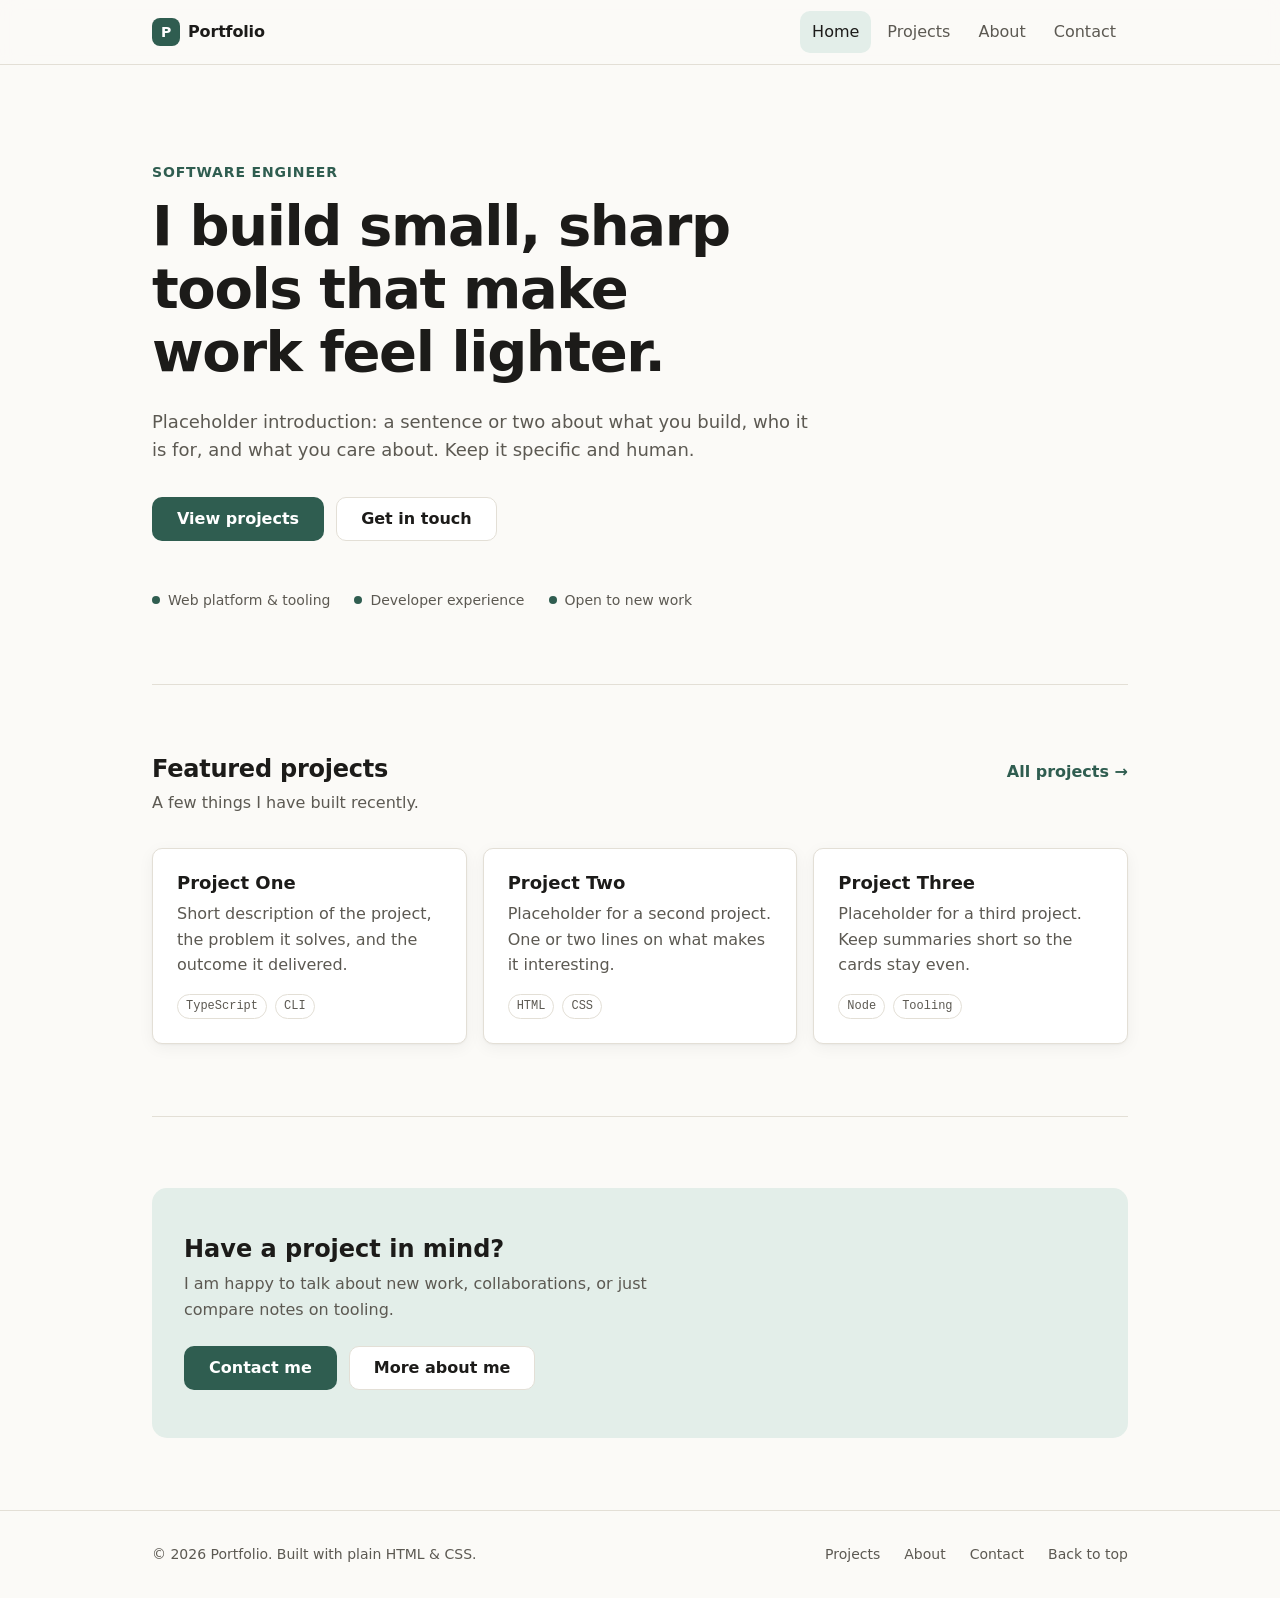
<file: index.html>
<!DOCTYPE html>
<html lang="en">
<head>
  <meta charset="utf-8">
  <meta name="viewport" content="width=device-width, initial-scale=1">
  <title>Portfolio — Software engineer</title>
  <meta name="description" content="Portfolio of a software engineer who builds small, sharp tools for the web. Selected projects, background and contact.">
  <meta name="color-scheme" content="light dark">
  <meta name="theme-color" content="#fbfaf7" media="(prefers-color-scheme: light)">
  <meta name="theme-color" content="#131311" media="(prefers-color-scheme: dark)">
  <meta property="og:type" content="website">
  <meta property="og:title" content="Portfolio — Software engineer">
  <meta property="og:description" content="Selected projects, background and contact.">
  <link rel="icon" href="data:image/svg+xml,%3Csvg xmlns='http://www.w3.org/2000/svg' viewBox='0 0 32 32'%3E%3Crect width='32' height='32' rx='8' fill='%232f5d50'/%3E%3Ctext x='16' y='22' font-family='system-ui,sans-serif' font-size='16' font-weight='700' fill='white' text-anchor='middle'%3EP%3C/text%3E%3C/svg%3E">
  <link rel="stylesheet" href="css/tokens.css">
  <link rel="stylesheet" href="styles.css">
</head>
<body>
  <a class="skip-link" href="#main">Skip to content</a>

  <header class="site-header">
    <div class="wrap">
      <a class="brand" href="index.html" aria-label="Portfolio home">
        <span class="brand-mark" aria-hidden="true">P</span>
        <span>Portfolio</span>
      </a>
      <nav class="site-nav" aria-label="Main">
        <ul>
          <li><a href="index.html" aria-current="page">Home</a></li>
          <li><a href="projects.html">Projects</a></li>
          <li><a href="about.html">About</a></li>
          <li><a href="contact.html">Contact</a></li>
        </ul>
      </nav>
    </div>
  </header>

  <main id="main" tabindex="-1">
    <section class="hero wrap" aria-labelledby="hero-title">
      <p class="eyebrow">Software engineer</p>
      <h1 id="hero-title">I build small, sharp tools that make work feel lighter.</h1>
      <p class="lede">Placeholder introduction: a sentence or two about what you build, who it is for, and what you care about. Keep it specific and human.</p>
      <div class="actions">
        <a class="button button-primary" href="projects.html">View projects</a>
        <a class="button button-secondary" href="contact.html">Get in touch</a>
      </div>
      <ul class="highlights" aria-label="Highlights">
        <li>Web platform &amp; tooling</li>
        <li>Developer experience</li>
        <li>Open to new work</li>
      </ul>
    </section>

    <section class="section wrap" aria-labelledby="featured-title">
      <div class="section-head">
        <div>
          <h2 id="featured-title">Featured projects</h2>
          <p>A few things I have built recently.</p>
        </div>
        <a class="more-link" href="projects.html">All projects <span aria-hidden="true">&rarr;</span></a>
      </div>

      <!-- Teaser only: the full showcase (data, filters) lives on projects.html, owned by lane 2. -->
      <ul class="project-list">
        <li>
          <article class="project-card">
            <h3><a href="projects.html">Project One</a></h3>
            <p>Short description of the project, the problem it solves, and the outcome it delivered.</p>
            <ul class="tags" aria-label="Technologies">
              <li>TypeScript</li>
              <li>CLI</li>
            </ul>
          </article>
        </li>
        <li>
          <article class="project-card">
            <h3><a href="projects.html">Project Two</a></h3>
            <p>Placeholder for a second project. One or two lines on what makes it interesting.</p>
            <ul class="tags" aria-label="Technologies">
              <li>HTML</li>
              <li>CSS</li>
            </ul>
          </article>
        </li>
        <li>
          <article class="project-card">
            <h3><a href="projects.html">Project Three</a></h3>
            <p>Placeholder for a third project. Keep summaries short so the cards stay even.</p>
            <ul class="tags" aria-label="Technologies">
              <li>Node</li>
              <li>Tooling</li>
            </ul>
          </article>
        </li>
      </ul>
    </section>

    <section class="section wrap" aria-labelledby="cta-title">
      <div class="cta">
        <h2 id="cta-title">Have a project in mind?</h2>
        <p>I am happy to talk about new work, collaborations, or just compare notes on tooling.</p>
        <div class="actions">
          <a class="button button-primary" href="contact.html">Contact me</a>
          <a class="button button-secondary" href="about.html">More about me</a>
        </div>
      </div>
    </section>
  </main>

  <footer class="site-footer">
    <div class="wrap">
      <p>&copy; <span>2026</span> Portfolio. Built with plain HTML &amp; CSS.</p>
      <nav class="footer-nav" aria-label="Footer">
        <ul>
          <li><a href="projects.html">Projects</a></li>
          <li><a href="about.html">About</a></li>
          <li><a href="contact.html">Contact</a></li>
          <li><a href="#main">Back to top</a></li>
        </ul>
      </nav>
    </div>
  </footer>
</body>
</html>
</file>
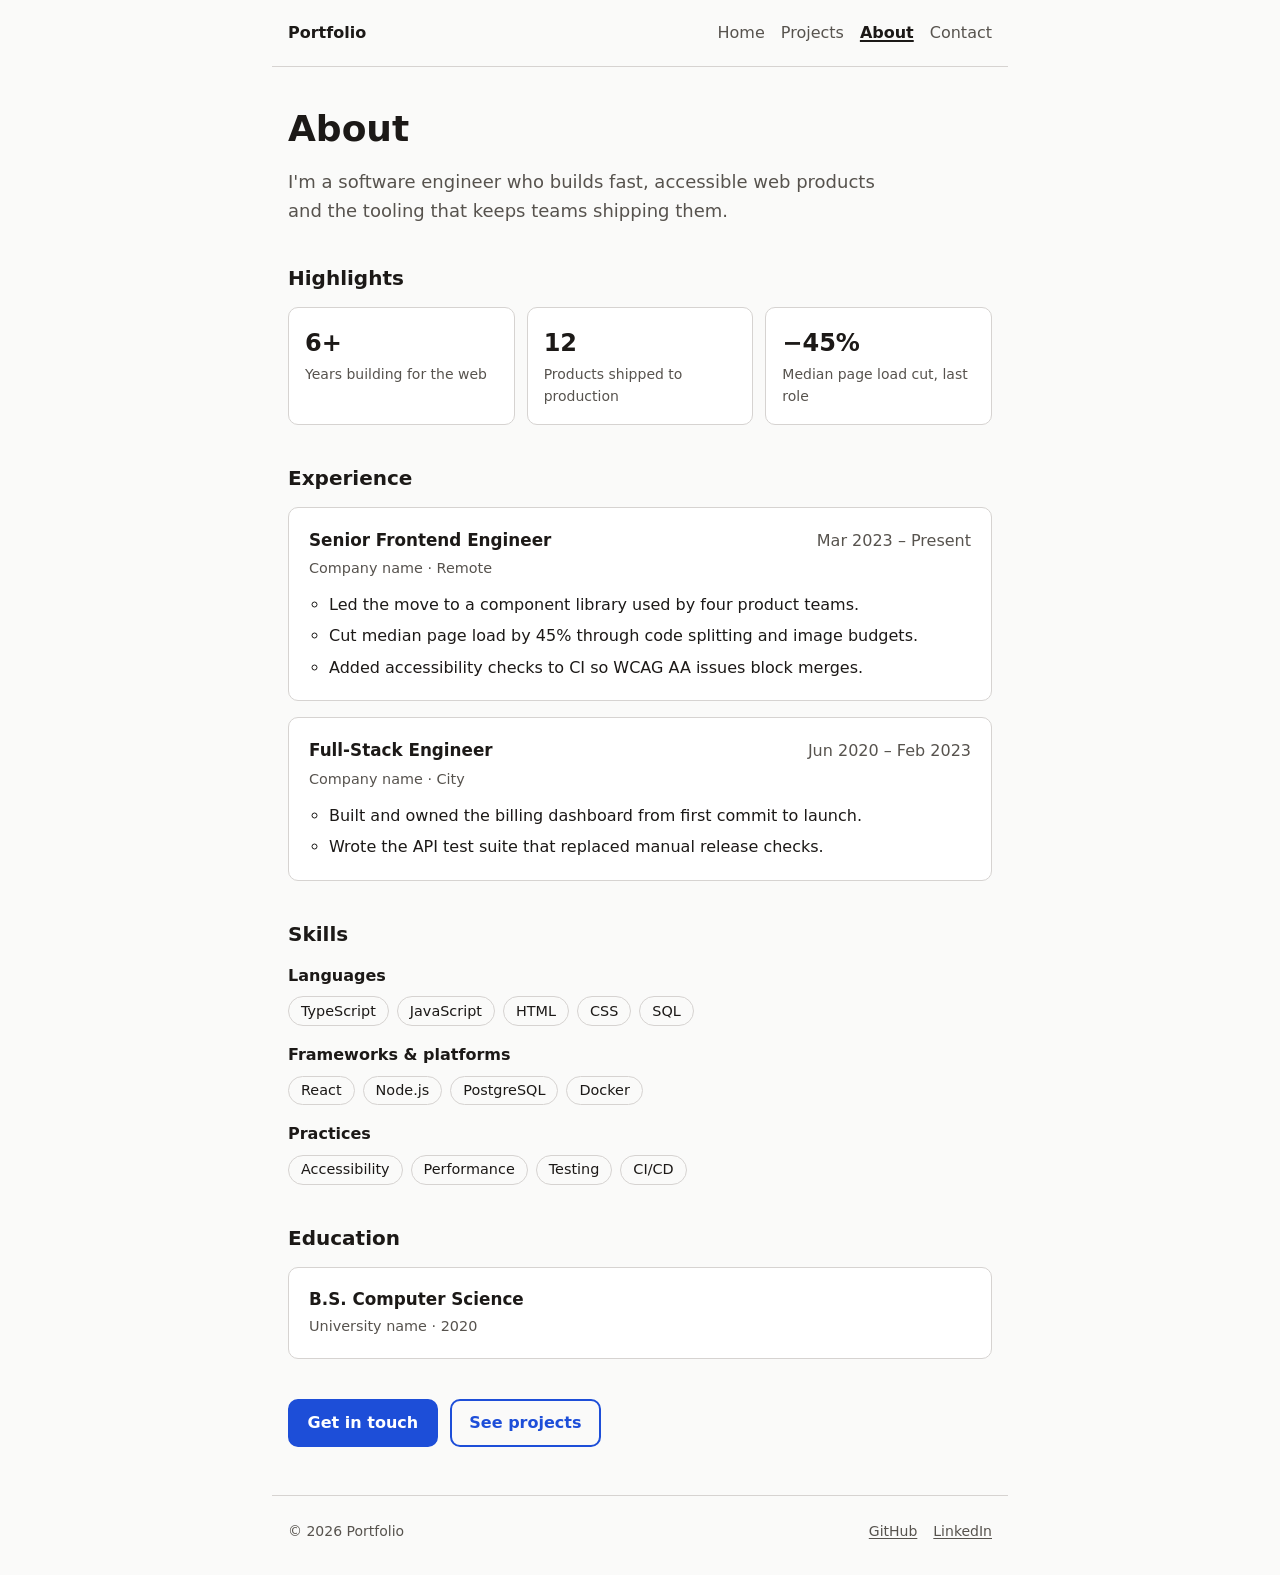
<file: about.html>
<!DOCTYPE html>
<html lang="en">
<head>
  <meta charset="utf-8">
  <meta name="viewport" content="width=device-width, initial-scale=1">
  <title>About · Portfolio</title>
  <meta name="description" content="Background, experience highlights, and skills.">
  <link rel="stylesheet" href="css/pages.css">
</head>
<body>
  <a class="skip-link" href="#main">Skip to content</a>

  <header class="site-header">
    <a class="brand" href="index.html">Portfolio</a>
    <nav class="site-nav" aria-label="Main">
      <ul>
        <li><a href="index.html">Home</a></li>
        <li><a href="projects.html">Projects</a></li>
        <li><a href="about.html" aria-current="page">About</a></li>
        <li><a href="contact.html">Contact</a></li>
      </ul>
    </nav>
  </header>

  <main id="main" tabindex="-1">
    <h1>About</h1>
    <p class="lead">I'm a software engineer who builds fast, accessible web products and the tooling that keeps teams shipping them.</p>

    <section aria-labelledby="highlights-heading">
      <h2 id="highlights-heading">Highlights</h2>
      <dl class="stats">
        <div><dt>Years building for the web</dt><dd>6+</dd></div>
        <div><dt>Products shipped to production</dt><dd>12</dd></div>
        <div><dt>Median page load cut, last role</dt><dd>&minus;45%</dd></div>
      </dl>
    </section>

    <section aria-labelledby="experience-heading">
      <h2 id="experience-heading">Experience</h2>
      <ol class="timeline">
        <li>
          <article class="card role" aria-labelledby="role-1">
            <div class="role-header">
              <h3 id="role-1">Senior Frontend Engineer</h3>
              <span class="muted"><time datetime="2023-03">Mar 2023</time> – Present</span>
            </div>
            <p class="role-meta">Company name · Remote</p>
            <ul>
              <li>Led the move to a component library used by four product teams.</li>
              <li>Cut median page load by 45% through code splitting and image budgets.</li>
              <li>Added accessibility checks to CI so WCAG AA issues block merges.</li>
            </ul>
          </article>
        </li>
        <li>
          <article class="card role" aria-labelledby="role-2">
            <div class="role-header">
              <h3 id="role-2">Full-Stack Engineer</h3>
              <span class="muted"><time datetime="2020-06">Jun 2020</time> – <time datetime="2023-02">Feb 2023</time></span>
            </div>
            <p class="role-meta">Company name · City</p>
            <ul>
              <li>Built and owned the billing dashboard from first commit to launch.</li>
              <li>Wrote the API test suite that replaced manual release checks.</li>
            </ul>
          </article>
        </li>
      </ol>
    </section>

    <section aria-labelledby="skills-heading">
      <h2 id="skills-heading">Skills</h2>
      <dl class="skill-groups">
        <div>
          <dt>Languages</dt>
          <dd><ul class="tag-list"><li>TypeScript</li><li>JavaScript</li><li>HTML</li><li>CSS</li><li>SQL</li></ul></dd>
        </div>
        <div>
          <dt>Frameworks &amp; platforms</dt>
          <dd><ul class="tag-list"><li>React</li><li>Node.js</li><li>PostgreSQL</li><li>Docker</li></ul></dd>
        </div>
        <div>
          <dt>Practices</dt>
          <dd><ul class="tag-list"><li>Accessibility</li><li>Performance</li><li>Testing</li><li>CI/CD</li></ul></dd>
        </div>
      </dl>
    </section>

    <section aria-labelledby="education-heading">
      <h2 id="education-heading">Education</h2>
      <div class="card">
        <h3>B.S. Computer Science</h3>
        <p class="role-meta">University name · <time datetime="2020">2020</time></p>
      </div>
    </section>

    <div class="actions">
      <a class="button" href="contact.html">Get in touch</a>
      <a class="button button-secondary" href="projects.html">See projects</a>
    </div>
  </main>

  <footer class="site-footer">
    <p>&copy; 2026 Portfolio</p>
    <ul>
      <li><a href="https://github.com/your-handle" rel="me">GitHub</a></li>
      <li><a href="https://www.linkedin.com/in/your-handle" rel="me">LinkedIn</a></li>
    </ul>
  </footer>
</body>
</html>
</file>
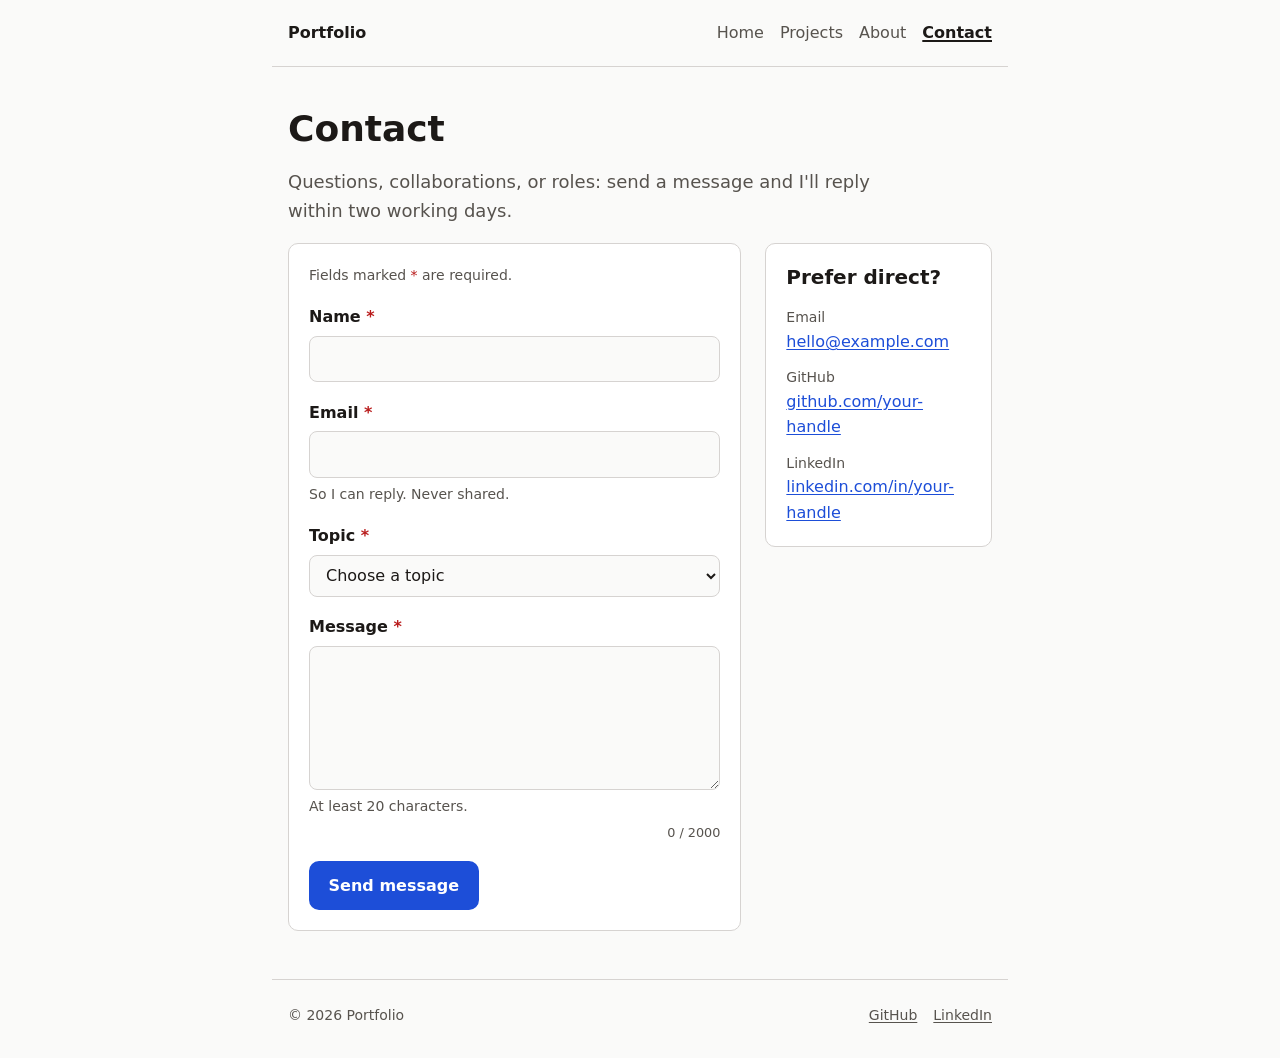
<file: contact.html>
<!DOCTYPE html>
<html lang="en">
<head>
  <meta charset="utf-8">
  <meta name="viewport" content="width=device-width, initial-scale=1">
  <title>Contact · Portfolio</title>
  <meta name="description" content="Send a message about work, collaborations, or questions.">
  <link rel="stylesheet" href="css/pages.css">
  <script src="js/contact-form.js" defer></script>
</head>
<body>
  <a class="skip-link" href="#main">Skip to content</a>

  <header class="site-header">
    <a class="brand" href="index.html">Portfolio</a>
    <nav class="site-nav" aria-label="Main">
      <ul>
        <li><a href="index.html">Home</a></li>
        <li><a href="projects.html">Projects</a></li>
        <li><a href="about.html">About</a></li>
        <li><a href="contact.html" aria-current="page">Contact</a></li>
      </ul>
    </nav>
  </header>

  <main id="main" tabindex="-1">
    <h1>Contact</h1>
    <p class="lead">Questions, collaborations, or roles: send a message and I'll reply within two working days.</p>

    <div class="contact-grid">
      <section aria-labelledby="form-heading">
        <h2 id="form-heading" class="visually-hidden">Message form</h2>

        <div id="form-errors" class="alert alert-error" tabindex="-1" hidden>
          <h3 id="form-errors-heading">Please fix the following:</h3>
          <ul aria-labelledby="form-errors-heading"></ul>
        </div>
        <div id="form-status" role="status"></div>

        <form id="contact-form" class="form card" action="mailto:hello@example.com" method="post" enctype="text/plain" novalidate>
          <p class="hint">Fields marked <span class="required-mark" aria-hidden="true">*</span><span class="visually-hidden">with an asterisk</span> are required.</p>

          <div class="field">
            <label for="name">Name <span class="required-mark" aria-hidden="true">*</span></label>
            <input id="name" name="name" type="text" autocomplete="name" required maxlength="100" aria-describedby="name-error">
            <p id="name-error" class="error"></p>
          </div>

          <div class="field">
            <label for="email">Email <span class="required-mark" aria-hidden="true">*</span></label>
            <input id="email" name="email" type="email" autocomplete="email" required maxlength="254" aria-describedby="email-hint email-error">
            <p id="email-hint" class="hint">So I can reply. Never shared.</p>
            <p id="email-error" class="error"></p>
          </div>

          <div class="field">
            <label for="topic">Topic <span class="required-mark" aria-hidden="true">*</span></label>
            <select id="topic" name="topic" required aria-describedby="topic-error">
              <option value="">Choose a topic</option>
              <option value="role">Job opportunity</option>
              <option value="project">Freelance project</option>
              <option value="collab">Collaboration</option>
              <option value="other">Something else</option>
            </select>
            <p id="topic-error" class="error"></p>
          </div>

          <div class="field">
            <label for="message">Message <span class="required-mark" aria-hidden="true">*</span></label>
            <textarea id="message" name="message" required minlength="20" maxlength="2000" aria-describedby="message-hint message-error"></textarea>
            <p id="message-hint" class="hint">At least 20 characters.</p>
            <p id="message-counter" class="counter" aria-hidden="true">0 / 2000</p>
            <p id="message-error" class="error"></p>
          </div>

          <div class="hp-field" aria-hidden="true">
            <label for="website">Leave this field empty</label>
            <input id="website" name="website" type="text" tabindex="-1" autocomplete="off">
          </div>

          <div>
            <button class="button" type="submit">Send message</button>
          </div>
        </form>
      </section>

      <aside class="card" aria-labelledby="direct-heading">
        <h2 id="direct-heading">Prefer direct?</h2>
        <ul class="contact-list">
          <li><span>Email</span><a href="mailto:hello@example.com">hello@example.com</a></li>
          <li><span>GitHub</span><a href="https://github.com/your-handle" rel="me">github.com/your-handle</a></li>
          <li><span>LinkedIn</span><a href="https://www.linkedin.com/in/your-handle" rel="me">linkedin.com/in/your-handle</a></li>
        </ul>
      </aside>
    </div>
  </main>

  <footer class="site-footer">
    <p>&copy; 2026 Portfolio</p>
    <ul>
      <li><a href="https://github.com/your-handle" rel="me">GitHub</a></li>
      <li><a href="https://www.linkedin.com/in/your-handle" rel="me">LinkedIn</a></li>
    </ul>
  </footer>
</body>
</html>
</file>
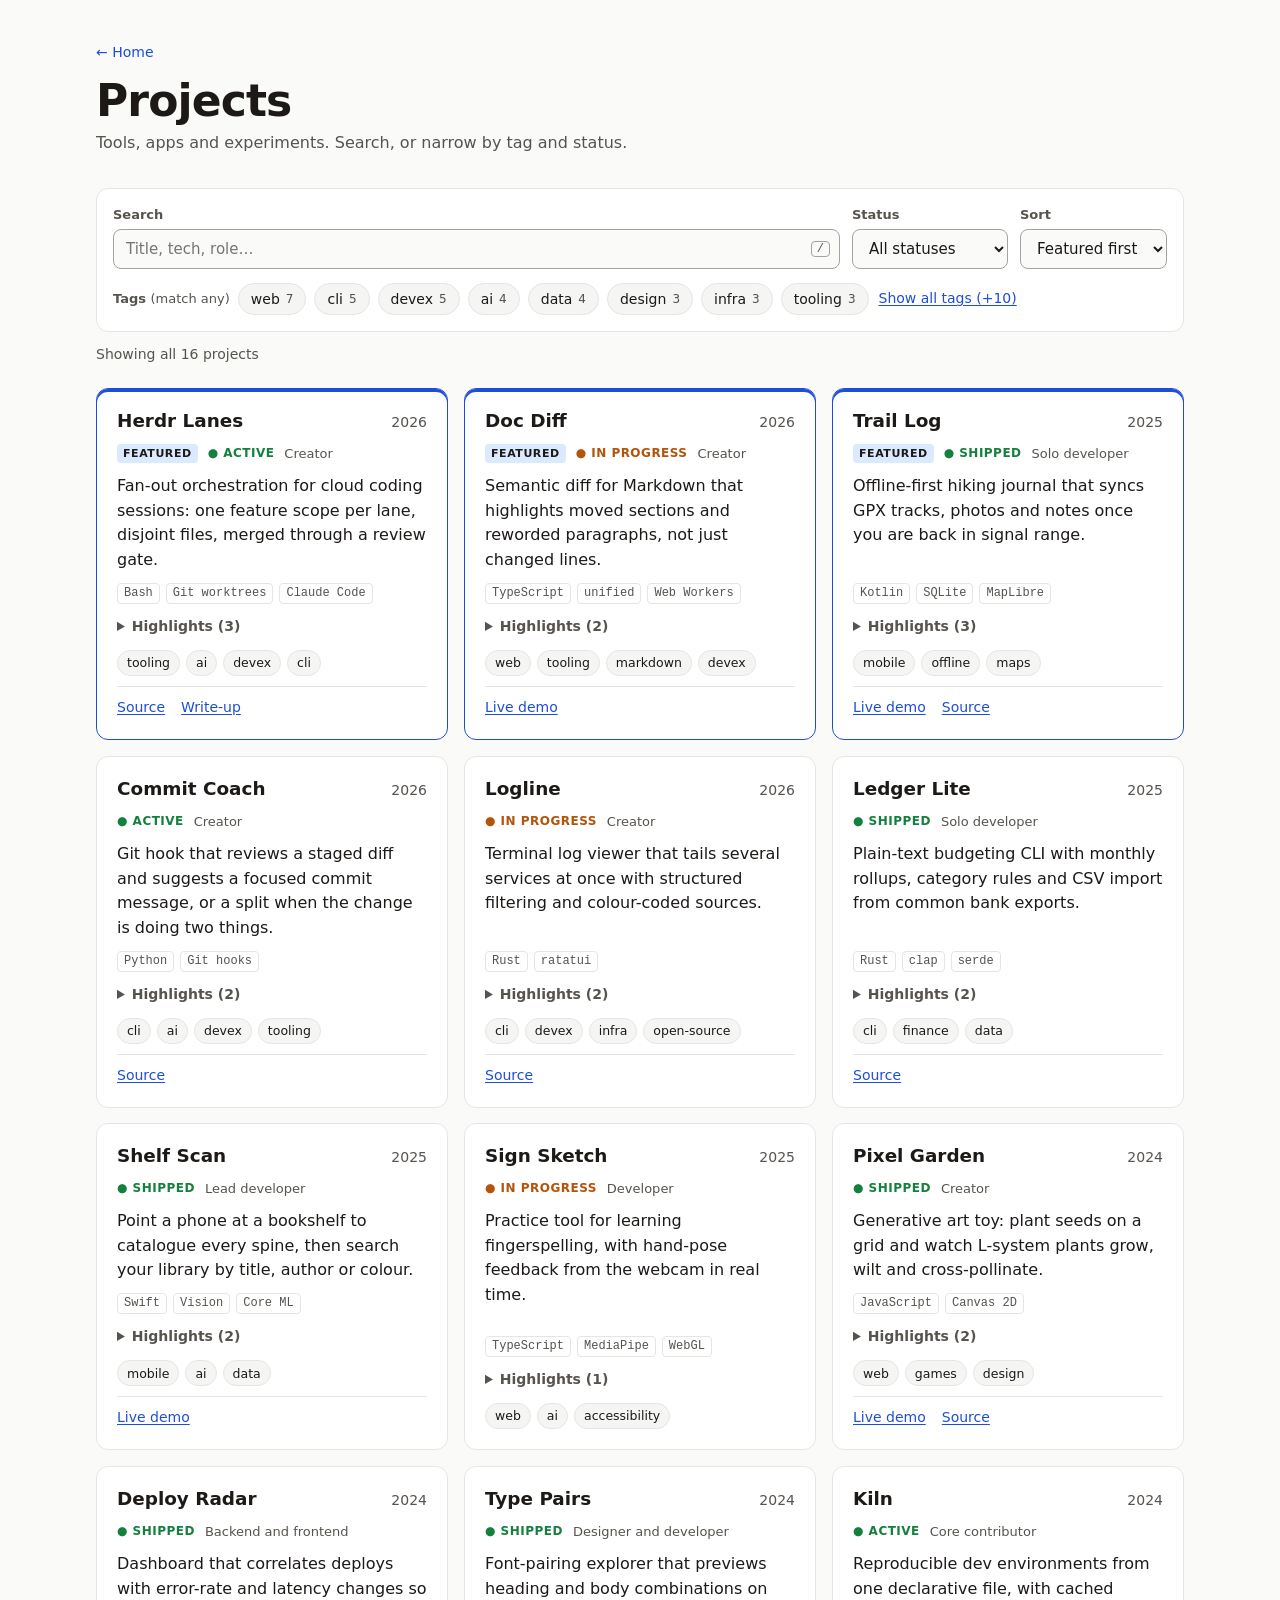
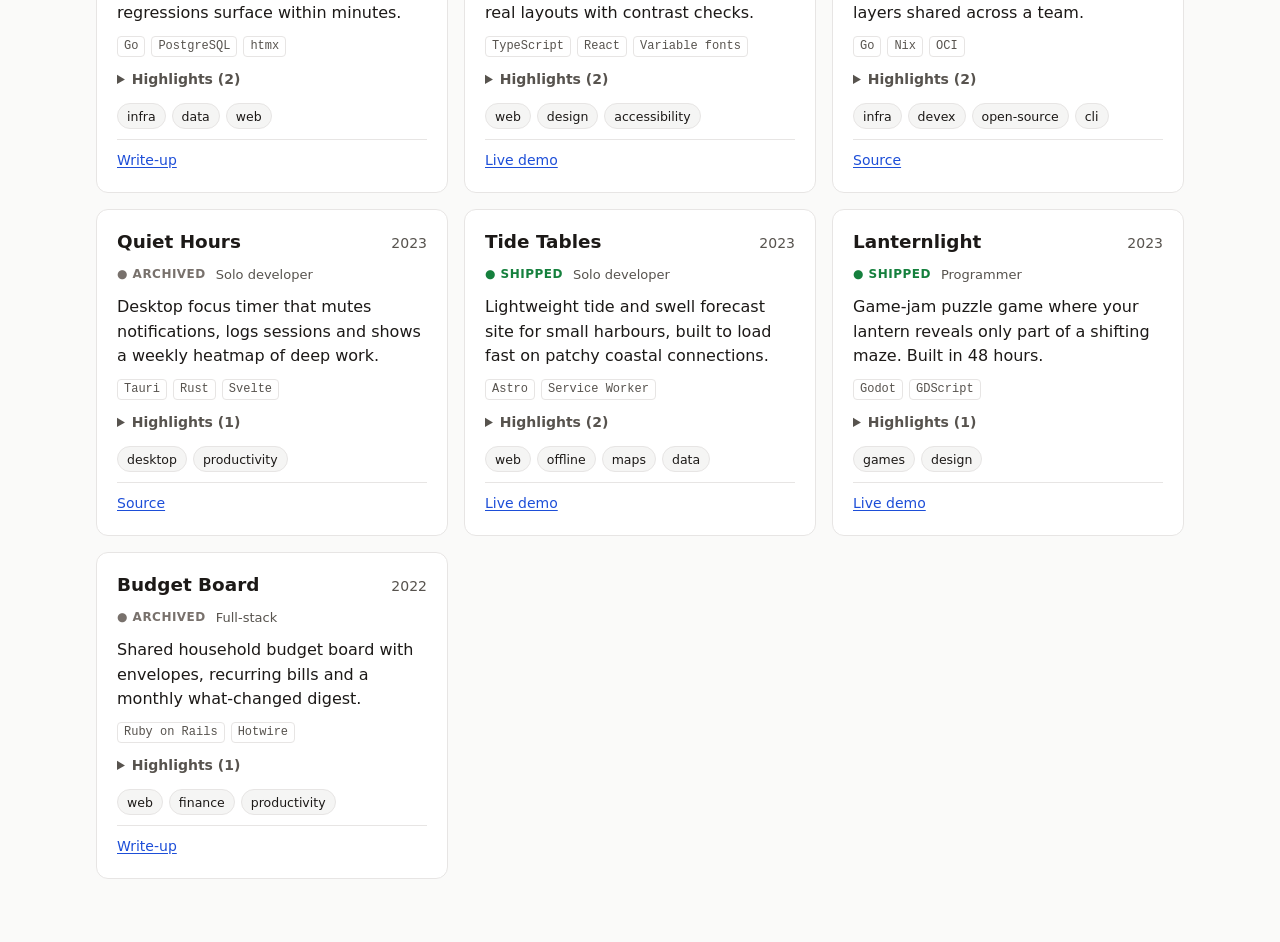
<file: projects.html>
<!doctype html>
<html lang="en">
<head>
  <meta charset="utf-8">
  <meta name="viewport" content="width=device-width, initial-scale=1">
  <title>Projects</title>
  <meta name="description" content="Selected projects: tools, apps and experiments, searchable and filterable by tag.">
  <meta name="color-scheme" content="light dark">
  <link rel="preload" href="data/projects.json" as="fetch" crossorigin="anonymous">
  <link rel="stylesheet" href="assets/projects/projects.css">
</head>
<body>
  <a class="pj-skip" href="#pj-grid">Skip to project list</a>

  <header class="pj-header">
    <a class="pj-back" href="index.html">&larr; Home</a>
    <h1>Projects</h1>
    <p class="pj-lede">Tools, apps and experiments. Search, or narrow by tag and status.</p>
  </header>

  <main class="pj-main">
    <section class="pj-controls" id="pj-controls" aria-label="Filter projects" hidden>
      <div class="pj-row">
        <div class="pj-field pj-field-search">
          <label for="pj-q">Search</label>
          <div class="pj-search">
            <input type="search" id="pj-q" placeholder="Title, tech, role…" autocomplete="off"
                   spellcheck="false" maxlength="100" aria-describedby="pj-q-hint">
            <kbd class="pj-kbd" aria-hidden="true">/</kbd>
          </div>
          <span id="pj-q-hint" class="pj-sr">Press slash to focus search, Escape to clear.</span>
        </div>
        <div class="pj-field">
          <label for="pj-status">Status</label>
          <select id="pj-status"><option value="">All statuses</option></select>
        </div>
        <div class="pj-field">
          <label for="pj-sort">Sort</label>
          <select id="pj-sort">
            <option value="featured">Featured first</option>
            <option value="newest">Newest</option>
            <option value="oldest">Oldest</option>
            <option value="title">A–Z</option>
          </select>
        </div>
      </div>
      <div class="pj-tags">
        <span class="pj-tags-label" id="pj-tags-label">Tags <span class="pj-hint">(match any)</span></span>
        <div class="pj-tag-list" id="pj-tag-list" role="group" aria-labelledby="pj-tags-label"></div>
        <button type="button" class="pj-link-btn" id="pj-tag-more" aria-controls="pj-tag-list" aria-expanded="false" hidden></button>
      </div>
    </section>

    <div class="pj-statusbar">
      <p class="pj-count" id="pj-count" role="status" aria-live="polite" aria-atomic="true">Loading projects…</p>
      <button type="button" class="pj-link-btn" id="pj-clear" hidden>Clear filters</button>
    </div>

    <ul class="pj-grid" id="pj-grid" aria-busy="true" aria-label="Projects" tabindex="-1"></ul>

    <div class="pj-empty" id="pj-empty" hidden>
      <h2>No projects match these filters</h2>
      <p>Try a shorter search, fewer tags, or a different status.</p>
      <button type="button" class="pj-btn" id="pj-empty-clear">Clear all filters</button>
    </div>

    <div class="pj-empty pj-error" id="pj-error" role="alert" hidden>
      <h2>Something went wrong</h2>
      <p></p>
    </div>

    <noscript><p class="pj-empty">This page needs JavaScript to list projects.</p></noscript>
  </main>

  <script src="assets/projects/projects-core.js" defer></script>
  <script src="assets/projects/projects.js" defer></script>
</body>
</html>
</file>
<file: css/tokens.css>
/*
 * Shared design tokens (lane 1).
 * Any page can load this first: <link rel="stylesheet" href="css/tokens.css">
 * Names match the ones used by css/pages.css so pages can adopt it without renames.
 */
:root {
  color-scheme: light dark;

  /* Color */
  --bg: #fbfaf7;
  --surface: #ffffff;
  --surface-raised: #f4f2ed;
  --text: #1c1b19;
  --muted: #5c5952;
  --border: #e3dfd6;
  --accent: #2f5d50;
  --accent-hover: #244a40;
  --accent-text: #ffffff;
  --accent-soft: #e3eee9;
  --focus: #2f6fd0;
  --header-bg: rgb(251 250 247 / 0.86);

  /* Type */
  --font: system-ui, -apple-system, "Segoe UI", Roboto, "Helvetica Neue", sans-serif;
  --font-mono: ui-monospace, "SF Mono", Menlo, Consolas, monospace;
  --text-sm: 0.875rem;
  --text-base: 1rem;
  --text-lg: 1.125rem;
  --text-xl: 1.5rem;
  --text-hero: clamp(2.25rem, 1.4rem + 3.6vw, 3.5rem);
  --leading: 1.6;
  --leading-tight: 1.12;

  /* Space (4px scale) */
  --space-1: 0.25rem;
  --space-2: 0.5rem;
  --space-3: 0.75rem;
  --space-4: 1rem;
  --space-5: 1.5rem;
  --space-6: 2rem;
  --space-7: 3rem;
  --space-8: 4.5rem;
  --space-9: 6rem;

  /* Shape + layout */
  --radius: 10px;
  --radius-pill: 999px;
  --shadow: 0 1px 2px rgb(0 0 0 / 0.04), 0 4px 16px rgb(0 0 0 / 0.05);
  --max: 64rem;
  --gutter: 1rem;
  --header-h: 4rem;

  /* Motion */
  --ease: cubic-bezier(0.2, 0.7, 0.2, 1);
  --dur: 160ms;
}

@media (min-width: 40rem) {
  :root {
    --gutter: 1.5rem;
  }
}

@media (prefers-color-scheme: dark) {
  :root {
    --bg: #131311;
    --surface: #1b1b18;
    --surface-raised: #23231f;
    --text: #edece7;
    --muted: #a7a49b;
    --border: #2f2e2a;
    --accent: #86c4ae;
    --accent-hover: #a3d6c3;
    --accent-text: #0f1f1a;
    --accent-soft: #1f2f29;
    --focus: #8ab4ff;
    --header-bg: rgb(19 19 17 / 0.86);
    --shadow: 0 1px 2px rgb(0 0 0 / 0.3), 0 4px 16px rgb(0 0 0 / 0.25);
  }
}

@media (prefers-reduced-motion: reduce) {
  :root {
    --dur: 0ms;
  }
}
</file>
<file: styles.css>
/* Homepage + site shell (lane 1). Requires css/tokens.css loaded first. */

/* ---------- Base ---------- */
*,
*::before,
*::after {
  box-sizing: border-box;
}

html {
  -webkit-text-size-adjust: 100%;
  text-size-adjust: 100%;
  scroll-padding-top: calc(var(--header-h) + var(--space-4));
}

@media (prefers-reduced-motion: no-preference) {
  html {
    scroll-behavior: smooth;
  }
}

body {
  margin: 0;
  min-height: 100vh;
  display: flex;
  flex-direction: column;
  background: var(--bg);
  color: var(--text);
  font: var(--text-base) / var(--leading) var(--font);
  text-rendering: optimizeLegibility;
  -webkit-font-smoothing: antialiased;
}

main {
  flex: 1;
}

h1,
h2,
h3 {
  line-height: var(--leading-tight);
  text-wrap: balance;
}

p {
  text-wrap: pretty;
}

a {
  color: var(--accent);
  text-underline-offset: 0.18em;
}

a:hover {
  color: var(--accent-hover);
}

:focus-visible {
  outline: 2px solid var(--focus);
  outline-offset: 3px;
  border-radius: 4px;
}

.wrap {
  width: 100%;
  max-width: var(--max);
  margin-inline: auto;
  padding-inline: var(--gutter);
}

.visually-hidden {
  position: absolute !important;
  width: 1px;
  height: 1px;
  overflow: hidden;
  clip: rect(0 0 0 0);
  clip-path: inset(50%);
  white-space: nowrap;
}

/* ---------- Skip link ---------- */
.skip-link {
  position: absolute;
  top: var(--space-2);
  left: var(--space-2);
  z-index: 100;
  padding: var(--space-2) var(--space-4);
  border-radius: var(--radius);
  background: var(--accent);
  color: var(--accent-text);
  font-weight: 600;
  text-decoration: none;
  transform: translateY(-200%);
  transition: transform var(--dur) var(--ease);
}

.skip-link:focus {
  transform: translateY(0);
  color: var(--accent-text);
}

/* ---------- Header + nav ---------- */
.site-header {
  position: sticky;
  top: 0;
  z-index: 50;
  background: var(--header-bg);
  border-bottom: 1px solid var(--border);
  -webkit-backdrop-filter: saturate(160%) blur(10px);
  backdrop-filter: saturate(160%) blur(10px);
}

.site-header .wrap {
  display: flex;
  flex-wrap: wrap;
  align-items: center;
  justify-content: space-between;
  column-gap: var(--space-5);
  row-gap: var(--space-1);
  min-height: var(--header-h);
  padding-block: var(--space-2);
}

.brand {
  display: inline-flex;
  align-items: center;
  gap: var(--space-2);
  color: var(--text);
  font-weight: 700;
  letter-spacing: -0.01em;
  text-decoration: none;
}

.brand:hover {
  color: var(--text);
}

.brand-mark {
  display: grid;
  place-items: center;
  width: 1.75rem;
  height: 1.75rem;
  border-radius: 8px;
  background: var(--accent);
  color: var(--accent-text);
  font-size: var(--text-sm);
}

.site-nav ul {
  display: flex;
  flex-wrap: wrap;
  gap: var(--space-1);
  margin: 0;
  padding: 0;
  list-style: none;
}

.site-nav a {
  display: block;
  padding: var(--space-2) var(--space-3);
  border-radius: var(--radius);
  color: var(--muted);
  font-weight: 500;
  text-decoration: none;
  transition: color var(--dur) var(--ease), background-color var(--dur) var(--ease);
}

.site-nav a:hover {
  color: var(--text);
  background: var(--surface-raised);
}

.site-nav a[aria-current="page"] {
  color: var(--text);
  background: var(--accent-soft);
}

/* ---------- Buttons ---------- */
.actions {
  display: flex;
  flex-wrap: wrap;
  gap: var(--space-3);
}

.button {
  display: inline-flex;
  align-items: center;
  gap: var(--space-2);
  min-height: 2.75rem;
  padding: var(--space-2) var(--space-5);
  border: 1px solid transparent;
  border-radius: var(--radius);
  font-weight: 600;
  text-decoration: none;
  transition: background-color var(--dur) var(--ease), border-color var(--dur) var(--ease);
}

.button-primary {
  background: var(--accent);
  color: var(--accent-text);
}

.button-primary:hover {
  background: var(--accent-hover);
  color: var(--accent-text);
}

.button-secondary {
  border-color: var(--border);
  background: var(--surface);
  color: var(--text);
}

.button-secondary:hover {
  border-color: var(--muted);
  color: var(--text);
}

/* ---------- Hero ---------- */
.hero {
  padding-block: var(--space-9) var(--space-8);
}

.eyebrow {
  margin: 0 0 var(--space-3);
  color: var(--accent);
  font-size: var(--text-sm);
  font-weight: 600;
  letter-spacing: 0.06em;
  text-transform: uppercase;
}

.hero h1 {
  max-width: 18ch;
  margin: 0 0 var(--space-5);
  font-size: var(--text-hero);
  letter-spacing: -0.025em;
}

.lede {
  max-width: 58ch;
  margin: 0 0 var(--space-6);
  color: var(--muted);
  font-size: var(--text-lg);
}

.highlights {
  display: flex;
  flex-wrap: wrap;
  gap: var(--space-2) var(--space-5);
  margin: var(--space-7) 0 0;
  padding: 0;
  list-style: none;
  color: var(--muted);
  font-size: var(--text-sm);
}

.highlights li::before {
  content: "";
  display: inline-block;
  width: 0.5rem;
  height: 0.5rem;
  margin-right: var(--space-2);
  border-radius: 50%;
  background: var(--accent);
  vertical-align: 0.1em;
}

/* ---------- Sections ---------- */
.section {
  position: relative;
  padding-block: var(--space-8);
}

/* Divider aligned to the content edges, not the gutters. */
.section::before {
  content: "";
  position: absolute;
  top: 0;
  left: var(--gutter);
  right: var(--gutter);
  border-top: 1px solid var(--border);
}

.section-head {
  display: flex;
  flex-wrap: wrap;
  align-items: baseline;
  justify-content: space-between;
  gap: var(--space-2) var(--space-5);
  margin-bottom: var(--space-6);
}

.section-head h2 {
  margin: 0;
  font-size: var(--text-xl);
  letter-spacing: -0.01em;
}

.section-head p {
  margin: var(--space-2) 0 0;
  color: var(--muted);
}

.more-link {
  font-weight: 600;
  text-decoration: none;
  white-space: nowrap;
}

.more-link:hover {
  text-decoration: underline;
}

/* ---------- Featured projects teaser ---------- */
.project-list {
  display: grid;
  grid-template-columns: repeat(auto-fill, minmax(min(100%, 17rem), 1fr));
  gap: var(--space-4);
  margin: 0;
  padding: 0;
  list-style: none;
}

.project-card {
  position: relative;
  display: flex;
  flex-direction: column;
  height: 100%;
  padding: var(--space-5);
  background: var(--surface);
  border: 1px solid var(--border);
  border-radius: var(--radius);
  box-shadow: var(--shadow);
  transition: border-color var(--dur) var(--ease), transform var(--dur) var(--ease);
}

.project-card:hover,
.project-card:focus-within {
  border-color: var(--accent);
}

@media (prefers-reduced-motion: no-preference) {
  .project-card:hover {
    transform: translateY(-2px);
  }
}

.project-card h3 {
  margin: 0 0 var(--space-2);
  font-size: var(--text-lg);
}

/* Whole card is clickable; the real link stays the heading for screen readers. */
.project-card h3 a {
  color: var(--text);
  text-decoration: none;
}

.project-card h3 a::after {
  content: "";
  position: absolute;
  inset: 0;
  border-radius: var(--radius);
}

.project-card h3 a:focus-visible {
  outline: none;
}

.project-card:has(h3 a:focus-visible) {
  outline: 2px solid var(--focus);
  outline-offset: 3px;
}

.project-card p {
  flex: 1;
  margin: 0;
  color: var(--muted);
}

.tags {
  display: flex;
  flex-wrap: wrap;
  gap: var(--space-2);
  margin: var(--space-4) 0 0;
  padding: 0;
  list-style: none;
}

.tags li {
  padding: 0.125rem var(--space-2);
  border: 1px solid var(--border);
  border-radius: var(--radius-pill);
  color: var(--muted);
  font-family: var(--font-mono);
  font-size: 0.75rem;
}

/* ---------- CTA band ---------- */
.cta {
  padding: var(--space-7) var(--space-6);
  border-radius: calc(var(--radius) * 1.5);
  background: var(--accent-soft);
}

.cta h2 {
  margin: 0 0 var(--space-2);
  font-size: var(--text-xl);
}

.cta p {
  max-width: 52ch;
  margin: 0 0 var(--space-5);
  color: var(--muted);
}

/* ---------- Footer ---------- */
.site-footer {
  padding-block: var(--space-6);
  border-top: 1px solid var(--border);
  color: var(--muted);
  font-size: var(--text-sm);
}

.site-footer .wrap {
  display: flex;
  flex-wrap: wrap;
  align-items: center;
  justify-content: space-between;
  gap: var(--space-3) var(--space-5);
}

.site-footer p {
  margin: 0;
}

.footer-nav ul {
  display: flex;
  flex-wrap: wrap;
  gap: var(--space-2) var(--space-5);
  margin: 0;
  padding: 0;
  list-style: none;
}

.footer-nav a {
  color: var(--muted);
  text-decoration: none;
}

.footer-nav a:hover {
  color: var(--text);
  text-decoration: underline;
}

/* ---------- Small screens ---------- */
@media (max-width: 30rem) {
  .site-nav {
    width: 100%;
  }

  .site-nav ul {
    justify-content: space-between;
  }

  .site-nav a {
    padding-inline: var(--space-2);
  }

  .hero {
    padding-block: var(--space-7) var(--space-7);
  }

  .cta {
    padding: var(--space-6) var(--space-5);
  }
}
</file>
<file: css/pages.css>
/* Shared chrome + styling for about.html and contact.html (lane-3). */
:root {
  --bg: #fafaf9;
  --surface: #ffffff;
  --text: #1c1917;
  --muted: #57534e;
  --border: #d6d3d1;
  --accent: #1d4ed8;
  --accent-text: #ffffff;
  --danger: #b91c1c;
  --danger-bg: #fef2f2;
  --success: #15803d;
  --success-bg: #f0fdf4;
  --focus: #1d4ed8;
  --radius: 10px;
  --max: 46rem;
  color-scheme: light dark;
}

@media (prefers-color-scheme: dark) {
  :root {
    --bg: #0c0a09;
    --surface: #1c1917;
    --text: #f5f5f4;
    --muted: #a8a29e;
    --border: #44403c;
    --accent: #60a5fa;
    --accent-text: #0c0a09;
    --danger: #f87171;
    --danger-bg: #2a1212;
    --success: #4ade80;
    --success-bg: #0f2a19;
    --focus: #93c5fd;
  }
}

*,
*::before,
*::after { box-sizing: border-box; }

html { scroll-behavior: smooth; }
@media (prefers-reduced-motion: reduce) { html { scroll-behavior: auto; } }

body {
  margin: 0;
  background: var(--bg);
  color: var(--text);
  font: 1rem/1.6 system-ui, -apple-system, "Segoe UI", Roboto, sans-serif;
}

a { color: var(--accent); text-underline-offset: 0.15em; }

/* One visible focus treatment for every interactive element. */
:focus { outline: none; }
:focus-visible {
  outline: 3px solid var(--focus);
  outline-offset: 2px;
  border-radius: 4px;
}

.visually-hidden {
  position: absolute !important;
  width: 1px; height: 1px;
  padding: 0; margin: -1px;
  overflow: hidden; clip: rect(0 0 0 0);
  white-space: nowrap; border: 0;
}

.skip-link {
  position: absolute;
  left: 1rem; top: -4rem;
  z-index: 10;
  background: var(--surface);
  color: var(--text);
  border: 2px solid var(--focus);
  border-radius: var(--radius);
  padding: 0.5rem 0.9rem;
  font-weight: 600;
}
.skip-link:focus { top: 1rem; }

/* ---- Page chrome ---- */
.site-header,
main,
.site-footer {
  max-width: var(--max);
  margin: 0 auto;
  padding-left: 1rem;
  padding-right: 1rem;
}

.site-header {
  display: flex;
  flex-wrap: wrap;
  align-items: center;
  justify-content: space-between;
  gap: 0.75rem;
  padding-top: 1.25rem;
  padding-bottom: 1.25rem;
  border-bottom: 1px solid var(--border);
}

.brand { font-weight: 700; color: var(--text); text-decoration: none; }

.site-nav ul {
  display: flex;
  flex-wrap: wrap;
  gap: 0.25rem 1rem;
  margin: 0;
  padding: 0;
  list-style: none;
}
.site-nav a { color: var(--muted); text-decoration: none; padding: 0.25rem 0; }
.site-nav a:hover { color: var(--text); text-decoration: underline; }
.site-nav a[aria-current="page"] {
  color: var(--text);
  font-weight: 600;
  text-decoration: underline;
  text-decoration-thickness: 2px;
}

main { padding-top: 2.5rem; padding-bottom: 3rem; }
main:focus { outline: none; }

.site-footer {
  display: flex;
  flex-wrap: wrap;
  justify-content: space-between;
  gap: 0.5rem 1.5rem;
  padding-top: 1.5rem;
  padding-bottom: 2rem;
  border-top: 1px solid var(--border);
  color: var(--muted);
  font-size: 0.875rem;
}
.site-footer p { margin: 0; }
.site-footer ul { display: flex; gap: 1rem; margin: 0; padding: 0; list-style: none; }
.site-footer a { color: var(--muted); }
.site-footer a:hover { color: var(--text); }

/* ---- Typography ---- */
h1 { font-size: clamp(1.75rem, 5vw, 2.25rem); line-height: 1.2; margin: 0 0 1rem; }
h2 { font-size: 1.25rem; line-height: 1.3; margin: 2.5rem 0 1rem; }
h3 { font-size: 1.05rem; line-height: 1.35; margin: 0; }
.lead { font-size: 1.125rem; color: var(--muted); max-width: 38rem; }
.muted { color: var(--muted); }

/* ---- Components ---- */
.card {
  background: var(--surface);
  border: 1px solid var(--border);
  border-radius: var(--radius);
  padding: 1.25rem;
}
.card > :first-child { margin-top: 0; }
.card > :last-child { margin-bottom: 0; }

.button {
  display: inline-block;
  background: var(--accent);
  color: var(--accent-text);
  border: 2px solid var(--accent);
  border-radius: var(--radius);
  padding: 0.6rem 1.1rem;
  font: inherit;
  font-weight: 600;
  text-decoration: none;
  cursor: pointer;
}
.button:hover { filter: brightness(1.08); }
.button-secondary { background: transparent; color: var(--accent); }

.actions { display: flex; flex-wrap: wrap; gap: 0.75rem; margin-top: 2.5rem; }

.tag-list {
  display: flex;
  flex-wrap: wrap;
  gap: 0.5rem;
  margin: 0;
  padding: 0;
  list-style: none;
}
.tag-list li {
  border: 1px solid var(--border);
  border-radius: 999px;
  padding: 0.15rem 0.75rem;
  font-size: 0.9rem;
}

/* Highlights: headline numbers (value shown above its label) */
.stats {
  display: grid;
  grid-template-columns: repeat(auto-fit, minmax(10rem, 1fr));
  gap: 0.75rem;
  margin: 0;
}
.stats > div {
  display: flex;
  flex-direction: column;
  background: var(--surface);
  border: 1px solid var(--border);
  border-radius: var(--radius);
  padding: 1rem;
}
.stats dt { color: var(--muted); font-size: 0.875rem; }
.stats dd { margin: 0; font-size: 1.5rem; font-weight: 700; order: -1; }

/* Experience timeline */
.timeline { list-style: none; margin: 0; padding: 0; display: grid; gap: 1rem; }
.role-header {
  display: flex;
  flex-wrap: wrap;
  justify-content: space-between;
  align-items: baseline;
  gap: 0.25rem 1rem;
}
.role-meta { color: var(--muted); font-size: 0.9rem; margin: 0.25rem 0 0.75rem; }
.card > .role-meta:last-child { margin-bottom: 0; }
.role ul { margin: 0; padding-left: 1.25rem; }
.role li + li { margin-top: 0.35rem; }

.skill-groups { display: grid; gap: 1rem; margin: 0; }
.skill-groups dt { font-weight: 600; margin-bottom: 0.5rem; }
.skill-groups dd { margin: 0; }

/* Contact */
.contact-grid { display: grid; gap: 1.5rem; }
@media (min-width: 46rem) { .contact-grid { grid-template-columns: 2fr 1fr; align-items: start; } }
.contact-grid aside h2 { margin-top: 0; }

.contact-list { list-style: none; margin: 0; padding: 0; display: grid; gap: 0.75rem; }
.contact-list span { display: block; color: var(--muted); font-size: 0.875rem; }
.contact-list a { overflow-wrap: anywhere; }

/* ---- Form ---- */
.form { display: grid; gap: 1.1rem; }
.field { display: grid; gap: 0.35rem; }
.field label { font-weight: 600; }
.hint { color: var(--muted); font-size: 0.875rem; margin: 0; }
.required-mark { color: var(--danger); }

.field input,
.field select,
.field textarea {
  width: 100%;
  font: inherit;
  color: var(--text);
  background: var(--bg);
  border: 1px solid var(--border);
  border-radius: 8px;
  padding: 0.6rem 0.75rem;
}
.field textarea { min-height: 9rem; resize: vertical; }
.field input:focus-visible,
.field select:focus-visible,
.field textarea:focus-visible { outline-offset: 0; border-color: var(--focus); }

.field [aria-invalid="true"] { border-color: var(--danger); box-shadow: inset 0 0 0 1px var(--danger); }
.error { color: var(--danger); font-size: 0.875rem; margin: 0; font-weight: 600; }
.error:empty { display: none; }

.counter { color: var(--muted); font-size: 0.8rem; text-align: right; margin: 0; }
.counter.over { color: var(--danger); font-weight: 600; }

.hp-field { position: absolute; left: -10000px; width: 1px; height: 1px; overflow: hidden; }

.alert { border-radius: var(--radius); padding: 1rem 1.25rem; border: 1px solid; margin-bottom: 1rem; }
.alert[hidden] { display: none; }
.alert h2,
.alert h3 { margin: 0 0 0.5rem; font-size: 1rem; }
.alert ul { margin: 0; padding-left: 1.25rem; }
.alert a { color: inherit; font-weight: 600; }
.alert p { margin: 0; }
.alert-error { background: var(--danger-bg); border-color: var(--danger); color: var(--danger); }
.alert-success { background: var(--success-bg); border-color: var(--success); color: var(--success); }

@media print {
  .site-nav, .skip-link, .actions, .site-footer ul { display: none; }
  body { background: #fff; color: #000; }
  a { color: #000; }
}
</file>
<file: assets/projects/projects.css>
/* Projects showcase. Everything is scoped under pj- so it cannot clash with site-wide styles. */
:root {
  --pj-bg: #fafaf9;
  --pj-surface: #ffffff;
  --pj-text: #1c1917;
  --pj-muted: #57534e;
  --pj-border: #e7e5e4;
  --pj-border-strong: #a8a29e;
  --pj-accent: #1d4ed8;
  --pj-accent-soft: #dbeafe;
  --pj-accent-text: #ffffff;
  --pj-chip: #f5f5f4;
  --pj-good: #15803d;
  --pj-warn: #b45309;
  --pj-dim: #78716c;
  --pj-radius: 12px;
}
@media (prefers-color-scheme: dark) {
  :root:not([data-theme="light"]) {
    --pj-bg: #0c0a09;
    --pj-surface: #1c1917;
    --pj-text: #f5f5f4;
    --pj-muted: #a8a29e;
    --pj-border: #292524;
    --pj-border-strong: #57534e;
    --pj-accent: #93c5fd;
    --pj-accent-soft: #1e3a5f;
    --pj-accent-text: #0c0a09;
    --pj-chip: #292524;
    --pj-good: #4ade80;
    --pj-warn: #fbbf24;
    --pj-dim: #a8a29e;
  }
}
:root[data-theme="dark"] {
  --pj-bg: #0c0a09;
  --pj-surface: #1c1917;
  --pj-text: #f5f5f4;
  --pj-muted: #a8a29e;
  --pj-border: #292524;
  --pj-border-strong: #57534e;
  --pj-accent: #93c5fd;
  --pj-accent-soft: #1e3a5f;
  --pj-accent-text: #0c0a09;
  --pj-chip: #292524;
  --pj-good: #4ade80;
  --pj-warn: #fbbf24;
  --pj-dim: #a8a29e;
}

* { box-sizing: border-box; }
body {
  margin: 0;
  background: var(--pj-bg);
  color: var(--pj-text);
  font: 16px/1.55 system-ui, -apple-system, "Segoe UI", Roboto, sans-serif;
  -webkit-text-size-adjust: 100%;
}
a { color: var(--pj-accent); text-underline-offset: 2px; }
[hidden] { display: none !important; }
:focus-visible { outline: 2px solid var(--pj-accent); outline-offset: 2px; }

.pj-sr {
  position: absolute; width: 1px; height: 1px; padding: 0; margin: -1px;
  overflow: hidden; clip: rect(0 0 0 0); white-space: nowrap; border: 0;
}
.pj-skip {
  position: absolute; left: 16px; top: -48px; z-index: 10;
  background: var(--pj-accent); color: var(--pj-accent-text);
  padding: 8px 12px; border-radius: 8px; text-decoration: none;
}
.pj-skip:focus { top: 12px; }

.pj-header, .pj-main { max-width: 1120px; margin: 0 auto; padding: 0 16px; }
.pj-header { padding-top: 40px; padding-bottom: 8px; }
.pj-back { font-size: 14px; text-decoration: none; }
.pj-back:hover { text-decoration: underline; }
.pj-header h1 { font-size: clamp(2rem, 5vw, 2.75rem); line-height: 1.1; margin: 12px 0 6px; letter-spacing: -0.02em; }
.pj-lede { color: var(--pj-muted); margin: 0; max-width: 60ch; }

/* ---- controls ---- */
.pj-controls {
  margin: 24px 0 12px; padding: 16px;
  background: var(--pj-surface); border: 1px solid var(--pj-border); border-radius: var(--pj-radius);
  display: grid; gap: 14px;
}
.pj-row { display: grid; gap: 12px; grid-template-columns: minmax(0, 1fr) auto auto; align-items: end; }
.pj-field { display: grid; gap: 4px; min-width: 0; }
.pj-field label, .pj-tags-label { font-size: 13px; font-weight: 600; color: var(--pj-muted); }
.pj-hint { font-weight: 400; }
.pj-search { position: relative; }
.pj-field input, .pj-field select {
  font: inherit; font-size: 15px; color: var(--pj-text);
  background: var(--pj-bg); border: 1px solid var(--pj-border-strong); border-radius: 8px;
  height: 40px; padding: 0 12px; width: 100%;
}
.pj-field input { padding-right: 36px; }
.pj-field input::-webkit-search-cancel-button { cursor: pointer; }
.pj-kbd {
  position: absolute; right: 10px; top: 50%; transform: translateY(-50%);
  font: 12px ui-monospace, SFMono-Regular, Menlo, monospace; color: var(--pj-muted);
  border: 1px solid var(--pj-border-strong); border-radius: 4px; padding: 0 5px; pointer-events: none;
}
.pj-search input:focus + .pj-kbd, .pj-search input:not(:placeholder-shown) + .pj-kbd { display: none; }

.pj-tags { display: flex; flex-wrap: wrap; align-items: center; gap: 8px; }
.pj-tag-list { display: contents; }
.pj-chip {
  font: inherit; font-size: 14px; line-height: 1.2;
  display: inline-flex; align-items: center; gap: 6px;
  min-height: 32px; padding: 4px 12px; border-radius: 999px;
  border: 1px solid var(--pj-border); background: var(--pj-chip); color: var(--pj-text);
  cursor: pointer;
}
.pj-chip:hover { border-color: var(--pj-border-strong); }
.pj-chip[aria-pressed="true"] { background: var(--pj-accent); border-color: var(--pj-accent); color: var(--pj-accent-text); }
.pj-chip-count { font-size: 12px; opacity: 0.75; font-variant-numeric: tabular-nums; }
.pj-chip-sm { font-size: 12.5px; min-height: 26px; padding: 2px 9px; }

.pj-link-btn {
  font: inherit; font-size: 14px; background: none; border: 0; padding: 4px 2px;
  color: var(--pj-accent); cursor: pointer; text-decoration: underline; text-underline-offset: 2px;
}
.pj-btn {
  font: inherit; font-size: 15px; cursor: pointer;
  background: var(--pj-accent); color: var(--pj-accent-text);
  border: 0; border-radius: 8px; padding: 10px 16px;
}

.pj-statusbar { display: flex; flex-wrap: wrap; align-items: baseline; gap: 4px 12px; margin: 0 0 16px; min-height: 28px; }
.pj-count { color: var(--pj-muted); font-size: 14px; margin: 0; }

/* ---- grid & cards ---- */
.pj-grid {
  list-style: none; margin: 0 0 64px; padding: 0;
  display: grid; gap: 16px;
  grid-template-columns: repeat(auto-fill, minmax(min(100%, 300px), 1fr));
}
.pj-grid:focus { outline: none; }
.pj-card {
  /* Let the browser skip layout/paint for off-screen cards on long lists. */
  content-visibility: auto;
  contain-intrinsic-size: auto 320px;
}
.pj-card > article {
  height: 100%;
  display: flex; flex-direction: column; gap: 10px;
  background: var(--pj-surface); border: 1px solid var(--pj-border); border-radius: var(--pj-radius);
  padding: 20px;
}
.pj-card.is-featured > article { border-color: var(--pj-accent); box-shadow: inset 0 3px 0 var(--pj-accent); }
.pj-card:target > article { outline: 2px solid var(--pj-accent); outline-offset: 2px; }
.pj-card-head { display: flex; justify-content: space-between; align-items: baseline; gap: 8px; }
.pj-card h2 { font-size: 1.15rem; line-height: 1.3; margin: 0; }
.pj-year { color: var(--pj-muted); font-size: 14px; font-variant-numeric: tabular-nums; flex: none; }

.pj-meta { display: flex; flex-wrap: wrap; gap: 4px 10px; align-items: center; margin: 0; font-size: 13px; color: var(--pj-muted); }
.pj-badge {
  font-size: 11px; font-weight: 700; text-transform: uppercase; letter-spacing: 0.05em;
  background: var(--pj-accent-soft); color: var(--pj-text); border-radius: 4px; padding: 1px 6px;
}
.pj-status { font-weight: 600; font-size: 12px; text-transform: uppercase; letter-spacing: 0.04em; }
.pj-status::before { content: "\25CF\00a0"; }
.pj-status[data-status="active"], .pj-status[data-status="shipped"] { color: var(--pj-good); }
.pj-status[data-status="wip"] { color: var(--pj-warn); }
.pj-status[data-status="archived"] { color: var(--pj-dim); }

.pj-summary { margin: 0; flex: 1; }
.pj-stack { list-style: none; margin: 0; padding: 0; display: flex; flex-wrap: wrap; gap: 6px; }
.pj-stack li {
  font: 12px/1.6 ui-monospace, SFMono-Regular, Menlo, monospace;
  border: 1px solid var(--pj-border); border-radius: 4px; padding: 0 6px; color: var(--pj-muted);
}
.pj-details { font-size: 14px; }
.pj-details summary { cursor: pointer; color: var(--pj-muted); font-weight: 600; padding: 2px 0; }
.pj-details summary:hover { color: var(--pj-text); }
.pj-details ul { margin: 8px 0 0; padding-left: 18px; }
.pj-details li + li { margin-top: 4px; }
.pj-card-tags { display: flex; flex-wrap: wrap; gap: 6px; }
.pj-links { display: flex; flex-wrap: wrap; gap: 6px 16px; margin: 0; padding-top: 10px; border-top: 1px solid var(--pj-border); font-size: 14px; }

/* ---- empty & error states ---- */
.pj-empty {
  text-align: center; margin: 8px 0 64px; padding: 48px 16px;
  border: 1px dashed var(--pj-border-strong); border-radius: var(--pj-radius); color: var(--pj-muted);
}
.pj-empty h2 { color: var(--pj-text); font-size: 1.2rem; margin: 0 0 6px; }
.pj-empty p { margin: 0 0 16px; }
.pj-error h2 { color: var(--pj-warn); }

@media (max-width: 640px) {
  .pj-header { padding-top: 24px; }
  .pj-row { grid-template-columns: 1fr 1fr; }
  .pj-field-search { grid-column: 1 / -1; }
  .pj-kbd { display: none; }
}
@media (prefers-reduced-motion: no-preference) {
  html { scroll-behavior: smooth; }
  .pj-chip, .pj-link-btn { transition: background-color 120ms, border-color 120ms, color 120ms; }
}
@media (forced-colors: active) {
  .pj-chip[aria-pressed="true"] { border: 2px solid CanvasText; }
}
</file>
